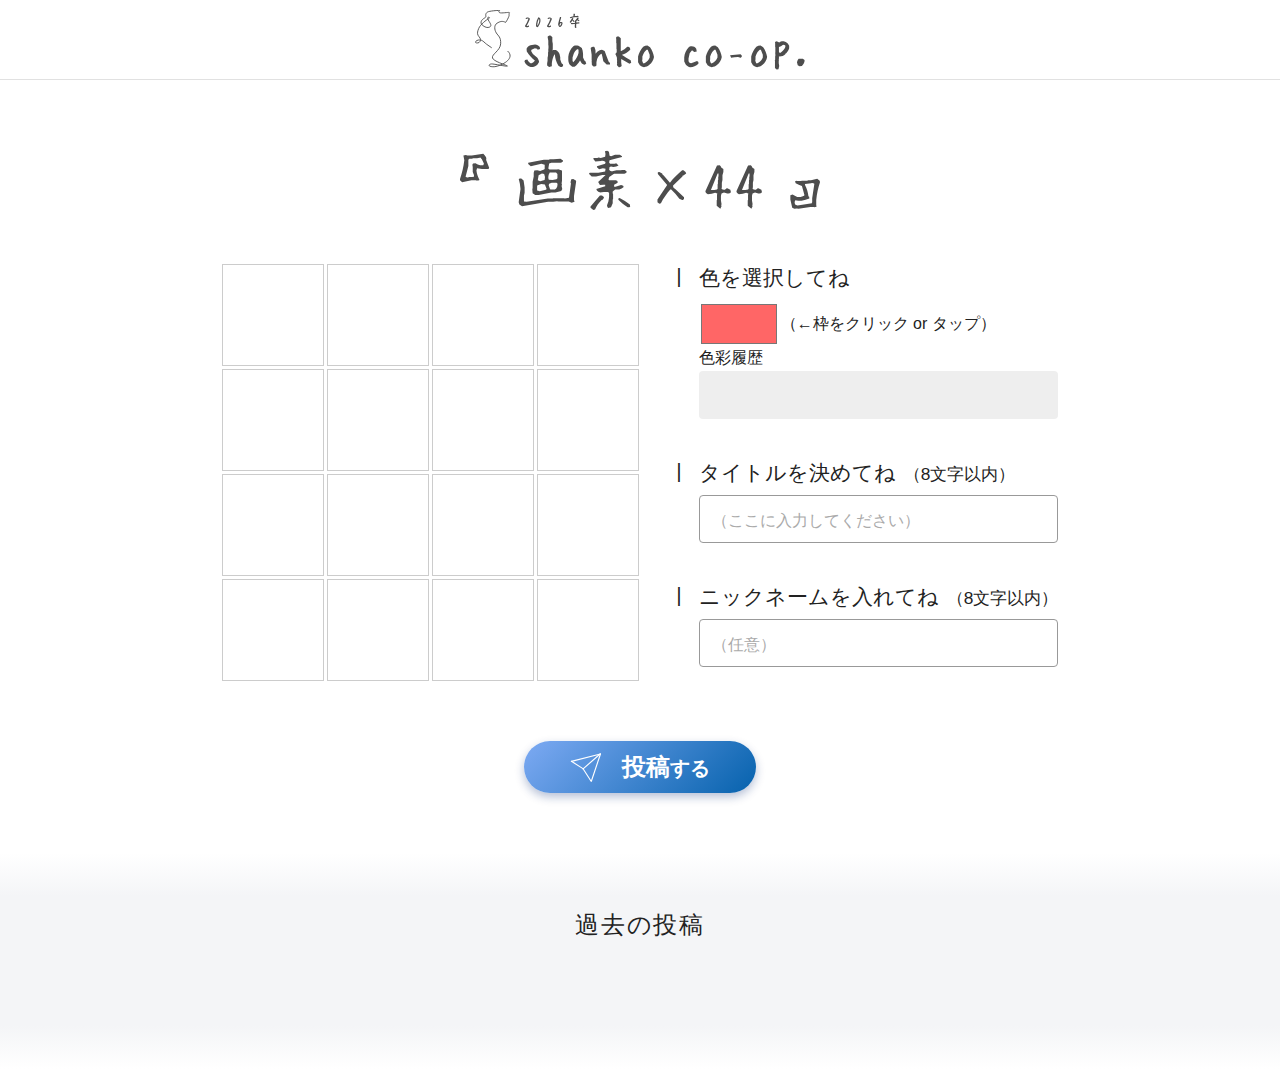
<file: index.html>
<!DOCTYPE html>
<html lang="ja">
<head>
  <meta charset="UTF-8">
  <meta name="viewport" content="width=device-width, initial-scale=1.0">
  <meta name="description" content="機械情報計測講座2026卒・卒業作品による画素投稿WEBサイトです。画素を投稿しましょう。Created By Musharu">
  <meta name="author" content="musharu">
  <meta name="robots" content>
  <meta property="og:title" content="画素x44（Pix44）｜機械情報計測講座2026卒">
  <meta property="og:description" content="機械情報計測講座2026卒・卒業作品による画素投稿WEBサイトです。画素を投稿しましょう。Created By Musharu">
  <meta property="og:type" content="website">
  <meta property="og:site_name" content="画素x44">
  <meta property="og:locale" content="ja_JP">
  <title>画素x44（Pix44）｜機械情報計測講座2026卒</title>
  <link rel="icon" type="image/png" href="image/ico64.png">
  <link rel="stylesheet" href="style/style.css">
</head>


<body>

  <header class="site-header">
    <img src="image/logo_v2.svg" alt="logo" class="site-logo">
  </header>

  <div class="site-title">
    <img src="image/title.svg" alt="画素x44">
  </div>


  <!-- ===== 編集画面 ===== -->
  <section id="editView">
    <div class="editor-layout">

      <!-- 左：グリッド -->
      <div class="grid" id="grid"></div>

      <!-- 右：操作パネル -->
      <div class="controls">

        <div class="controls-color">
          <p class="controls-title">色を選択してね</p>
          <div>
            <input type="color" id="colorPicker" value="#ff6666">
            <p>（←枠をクリック or タップ）</p>
          </div>
          <div class="controls-log">
            <p>色彩履歴</p>
            <div class="color-history" id="colorHistory">
              <!-- JSで正方形色彩履歴を追加 -->
            </div>
          </div>
        </div>

        <div>
          <p class="controls-title">タイトルを決めてね<small>（8文字以内）</small></p>
          <p class="error-message" id="titleError">タイトルを入力してください</p>
          <input type="text" placeholder="（ここに入力してください）" id="titleInput" autocomplete="off" minlength="1" maxlength="8" required>
        </div>

        <div>
          <p class="controls-name">ニックネームを入れてね<small>（8文字以内）</small></p>
          <input type="text" placeholder="（任意）" id="nameInput" autocomplete="off" minlength="1" maxlength="8">
        </div>

      </div>
    </div>
  </section>

  <!-- ===== 提出ボタン ===== -->
  <div id="submit">
    <button id="confirmButton" type="button">
      <img src="image/send_btn.svg" alt="" class="button-icon">
      <span>投稿<small>する</small></span>
    </button>
  </div>


  <!-- ===== オーバーレイ ===== -->
  <div id="overlay" class="hidden">
    <div id="confirmView">
      <h2>最終確認</h2>
      <div class="grid" id="previewGrid"></div>
      <div>
        <div class="title">
          <p>Title</p><span id="previewTitle"></span>
        </div>
        <div class="name">
          <p>Name</p><span id="previewName"></span>
        </div>
      </div>
      <div id="btns">
        <button id="backButton" type="button">戻る</button>
        <button id="submitButton" type="button">投稿<small>する</small></button>
      </div>
    </div>
  </div>



  <!-- ===== 過去投稿 ===== -->
  <div class="history-bg">
    <div class="history">
      <p class="history-title">過去の投稿</p>
      <div id="historyList" class="history-list"></div>  
    </div>  
    <div id="pagination" class="pagination"></div>
  </div>


  <script src="style/script.js"></script>

</body>
</html>
</file>
<file: style/style.css>
:root {
  --grid-size: clamp(80px, 15vw, 102px);
}

* {
  /* outline: 1px solid red; */
}

*, *::before, *::after {
  box-sizing: border-box;
  margin: 0;
}

body {
  font-family: sans-serif;
}

h1, h2, p {
  color: #222;
  font-weight: 250;
}


/* -------------------------- */
/* ヘッダー */
/* -------------------------- */
.site-header {
  height: 80px;
  display: flex;
  align-items: center;
  justify-content: center;

  background-color: #fff;
  border-bottom: 1px solid #e1e1e1;
}

.site-logo {
  /* height: 60px; */
  height: clamp(20px, 15vw, 60px);

  width: auto;
}


/* -------------------------- */
/* タイトル */
/* -------------------------- */
.site-title {
  margin: 0;
  text-align: center;
  margin: 70px 0 50px;
}

.site-title img {
  display: inline-block;
  width: clamp(100px, 55vw, 360px);
  height: auto;
}





#editView {
  max-width: 1000px;
  margin: 0 auto;
  display: flex;
  justify-content: center;
}

#submit {
  max-width: 1000px;
  margin: 0 auto;
  display: flex;
  justify-content: center;
  padding-block: 60px;
}

.editor-layout {
  display: flex;
  gap: 40px 60px;
}

.editor-layout > .grid, .editor-layout > .controls {
  flex: 1;
}




/* -------------------------- */
/* 最終投稿確認画面 */
/* -------------------------- */
#overlay {
  position: fixed;
  top: 0;
  left: 0;
  width: 100vw;
  height: 100vh;
  background: rgba(0, 0, 0, 0.5); /* 半透明グレー */
  display: flex;
  align-items: center;
  justify-content: center;
  z-index: 1000;
}

#overlay.hidden {
  display: none;
}




#confirmView {
  background: #fff;
  padding: 20px 80px 20px;
  border-radius: 8px;
  min-width: 20px;
  box-shadow: 0 4px 12px rgba(0,0,0,0.3);
  text-align: center;
  align-items: center;
  flex-direction: column;
  display: flex;
  gap: 20px;
}


.title, .name {
  display: flex;
  align-items: center;
  gap: 8px;
  margin-bottom: 4px;
}

.title p, .name p {
  width: 50px;
  margin: 0;
  text-align: left;
}

#previewTitle, #previewName {
  /* text-align: center; */
  font-weight: 600;
  color: #448cff;
}

#previewTitle::before, #previewName::before {
  content: '｜';
  color: #222;
  padding: 10px;
}


#confirmView h2 {
  text-align: center;
  font-size: 1.5rem;
  font-weight: 300;
}


#confirmView button {
  min-width: 140px;
  padding: 0.7rem 1.2rem;
  border-radius: 999px;
  font-size: 1rem;
  font-weight: 600;
  cursor: pointer;
  transition: all 0.2s ease;
}

#confirmView #btns {
  display: flex;
  justify-content: space-between;
  gap: 2rem;
}

#confirmView #btns button {
  flex: 1;
}

#backButton {
  background: #f5f5f5;
  border: 1px solid #ddd;
}

#backButton:hover {
  background: #e0e0e0;
}

#submitButton {
  background: linear-gradient(135deg, #7daaf3, #0662ad);
  color: #fff;
  border: none;
  box-shadow: 0 6px 16px rgba(13, 46, 119, 0.3);
}

#submitButton:hover {
  transform: translateY(-1px);
  box-shadow: 0 6px 16px rgba(13, 46, 119, 0.3);
}


/* 提出した後、くすませる　*/
#submitButton.is-submitting, #backButton.is-submitting {
  background: #ccc;
  box-shadow: none;
  cursor: not-allowed;
}

#submitButton:disabled, #backButton:disabled {
  pointer-events: none;
}







/*  */
.grid {
  display: grid;
  grid-template-columns: repeat(4, var(--grid-size));
  grid-template-rows: repeat(4, var(--grid-size));
  gap: 3px;
}

.cell {
  width: var(--grid-size);
  height: var(--grid-size);
  background: #ffffff;
  border: 1px solid #ccc;
  cursor: pointer;
}

#previewGrid {
  grid-template-columns: repeat(4, 50px);
  grid-template-rows: repeat(4, 50px);
}

#previewGrid .cell {
  width: 50px;
  height: 50px;
}


/* グリッド左の設定（タイトル入力欄＋色選択欄） */
.controls {
  display: flex;
  flex-direction: column;
  gap: 40px;
}

.controls-title, 
.controls-name {
  position: relative;
  font-size: 1.3rem;
  padding-bottom: 0.5rem;
  font-weight: 200;
}


.controls-title::before, 
.controls-name:before {
  content: '|';
  position: absolute;
  left: -1.4rem;
}

.controls-title small,
.controls-name small {
  padding-left: 0.5rem;
}

.controls-log {
  display: flex;
  flex-direction: column;
  align-items: flex-start;
}
.controls-log p,
.controls-log .color-history {
  margin: 0;
  width: 100%;
}



input[type="color"] {
  width: 5rem;
  height: 3rem;
  padding: 0;
  background-color: #fff;
  border: none;
  cursor: pointer;
}



/* テキスト入力 */
#titleInput, 
#nameInput {
  /* width: 15rem; */
  width: 100%;
  height: 3rem;
  padding: 0 0.75rem; 
  background-color: #fff;
  border: 1px solid #333;
  font-size: 1.3rem;
  border-radius: 4px;
  border-color: #999;
}

#titleInput:focus,
#nameInput:focus {
  outline: none;
  border-color: #448cff;
  box-shadow: 0 0 0 3px rgba(1, 54, 138, 0.286);
}

#titleInput::placeholder,
#nameInput::placeholder {
  color: #aaa;
  font-size: 1rem;
}

.error-message {
  color: #fc7575;
  font-size: 0.9rem;
  margin-bottom: 0.2rem;
  display: none;
}





.controls-color > div {
  display: flex;
  align-items: center;
  gap: 2px;
}


.color-history {
  display: flex;
  gap: 8px;
  padding: 8px;
  background: #eee;
  border-radius: 4px;
  min-height: 48px;
}

.color-history .color-item {
  width: 32px;
  height: 32px;
  cursor: pointer;
  border-radius: 4px;
  border: 1px solid #ccc;
}



/* -------------------------- */
/* 投稿ボタン */
/* -------------------------- */
#confirmButton {
  display: inline-flex;
  align-items: center;
  gap: 20px;

  padding: 10px 46px;
  font-size: 1.5rem;
  font-weight: 600;
  color: #fff;

  background: linear-gradient(135deg, #7daaf3, #0662ad);
  border: none;
  border-radius: 9999px;

  cursor: pointer;
  box-shadow: 0 4px 10px rgba(13, 46, 119, 0.3);
  transition: transform 0.15s ease, box-shadow 0.15s ease, opacity 0.15s ease;
}

#confirmButton:hover {
  opacity: 0.9;
  box-shadow: 0 6px 14px rgba(37, 99, 235, 0.4);
  transform: translateY(-1px);
}

#confirmButton:active {
  transform: translateY(0);
  box-shadow: 0 3px 6px rgba(37, 99, 235, 0.3);
}

#confirmButton:focus {
  outline: none;
  box-shadow: 0 0 0 3px rgba(59, 130, 246, 0.4);
}

#confirmButton .button-icon {
  width: 2rem;
  height: 2rem;
  display: block;
}

#confirmButton .button-icon {
  filter: brightness(0) invert(1);
}




/* -------------------------- */
/* 過去投稿 */
/* -------------------------- */
.history-title {
  font-size: 1.5rem;
  margin-bottom: 2rem;
  letter-spacing: 0.07em;
}


.history-bg {
  padding: 56px 0;
  background: linear-gradient(
    180deg,
    #ffffff 0%,
    #f4f5f7 20%,
    #f4f5f7 80%,
    #ffffff 100%
  );
}


.history {
  max-width: 1200px;
  margin: 0 auto;
  padding-inline: 10px;
  display: flex;
  justify-content: center;
  flex-direction: column;
  text-align: center;
}

/* 小さな4x4グリッド */
.history-grid {
  display: grid;
  grid-template-columns: repeat(4, 16px);
  grid-template-rows: repeat(4, 16px);
  gap: 1px;
  margin-bottom: 4px;
}

/* ピクセル */
.history-cell {
  width: 16px;
  height: 16px;
  background: #fff;
  border-radius: 2px;
}


.history-list {
  display: grid;
  grid-template-columns: repeat(auto-fill, minmax(140px, 1fr));
  gap: 1.5rem;
  justify-items: center;
}


.history-item {
  perspective: 1000px;
}
.history-card {
  position: relative;
  height: 150px;
  width: 150px;

  transform-style: preserve-3d;
  transition: transform 0.6s ease;

  background-color: #fff;
  padding: 16px 18px;
  border-radius: 10px;

  box-shadow: 0 4px 12px rgba(0, 0, 0, 0.08);
  border: 1px solid rgba(0, 0, 0, 0.04);
}
.card-face {
  position: absolute;
  inset: 0;

  display: flex;
  flex-direction: column;
  align-items: center;
  justify-content: center;

  backface-visibility: hidden;
}
.card-front {
  background: transparent;
}
.history-item-title {
  font-size: 0.95rem;
  font-weight: 500;
  text-align: center;

  white-space: nowrap;
  overflow: hidden;
  text-overflow: ellipsis;
  max-width: 100%;
}
.card-back {
  transform: rotateY(180deg);
  color: #000;
  font-size: 1rem;
  font-weight: 200;
  letter-spacing: 0.08em;
}
.card-author {
  font-size: 0.9rem;
  letter-spacing: 0.08em;
}
.history-item {
  cursor: pointer;
}

/* 過去投稿のカードひっくり返す処理 */
/* 携帯 */
@media (hover: none) {
  .history-item.is-flipped .history-card {
    transform: rotateY(180deg);
  }
}

/* PC用 */
@media (hover: hover) {
  .history-item:hover .history-card {
    transform: rotateY(180deg);
  }
}




/* ---------------------------------- */
/* ページネーション */
/* ---------------------------------- */
.pagination {
  display: flex;
  justify-content: center;
  align-items: center;
  gap: 8px;
  margin-top: 40px;
  flex-wrap: wrap;
}

.pagination button {
  min-width: 36px;
  height: 36px;
  padding: 0 10px;

  border: none;
  border-radius: 8px;

  background: #f3f3f3;
  color: #333;
  font-size: 0.9rem;

  cursor: pointer;
  transition: all 0.2s ease;
}

.pagination button:hover {
  background: #dfebff;
  /* color: #fff; */
  transform: translateY(-2px);
}

.pagination button.active {
  background: #0662ad;
  color: #fff;
  font-weight: 600;
  box-shadow: 0 4px 10px rgba(0, 0, 0, 0.15);
}

.pagination .dots {
  padding: 0 6px;
  color: #999;
}









/* 携帯 */
@media (max-width: 900px) {

  .controls-color::before,
  .controls-title::before,
  .controls-name::before {
    content: '';
  }

  .editor-layout {
    flex-direction: column;
    align-items: center;
  }

  .controls {
    width: 100%;
    gap: 20px;
  }



  /* 履歴 */
  .history-list {
    gap: 10px;
  }
  .history-bg {
    padding-inline: 10px;
  }
  .history-title {
    font-size: 1.5rem;
    margin-bottom: 1rem;
  }
  .history-item p {
    font-size: 0.9rem;
  }
  .history-grid {
    grid-template-columns: repeat(4, 12px);
    grid-template-rows: repeat(4, 12px);
    gap: 1px;
    margin-bottom: 4px;
  }
  .history-card {
    height: 110px;
    width: 110px;
  }
  .history-cell {
    width: 12px;
    height: 12px;
  }
  .history-list {
    grid-template-columns: repeat(auto-fill, minmax(100px, 1fr));
    gap: 1rem;
  }
  .history-item-title {
    font-size: 0.65rem;
  }
}

@media (max-width: 400px) {
  :root {
    --grid-size: clamp(30px, 21vw, 80px);
  }
  #editView {
    margin-inline: 10px;
    font-size: 0.6rem;
  }
  #editView p {
    font-size: 1rem;
  }
}
</file>
